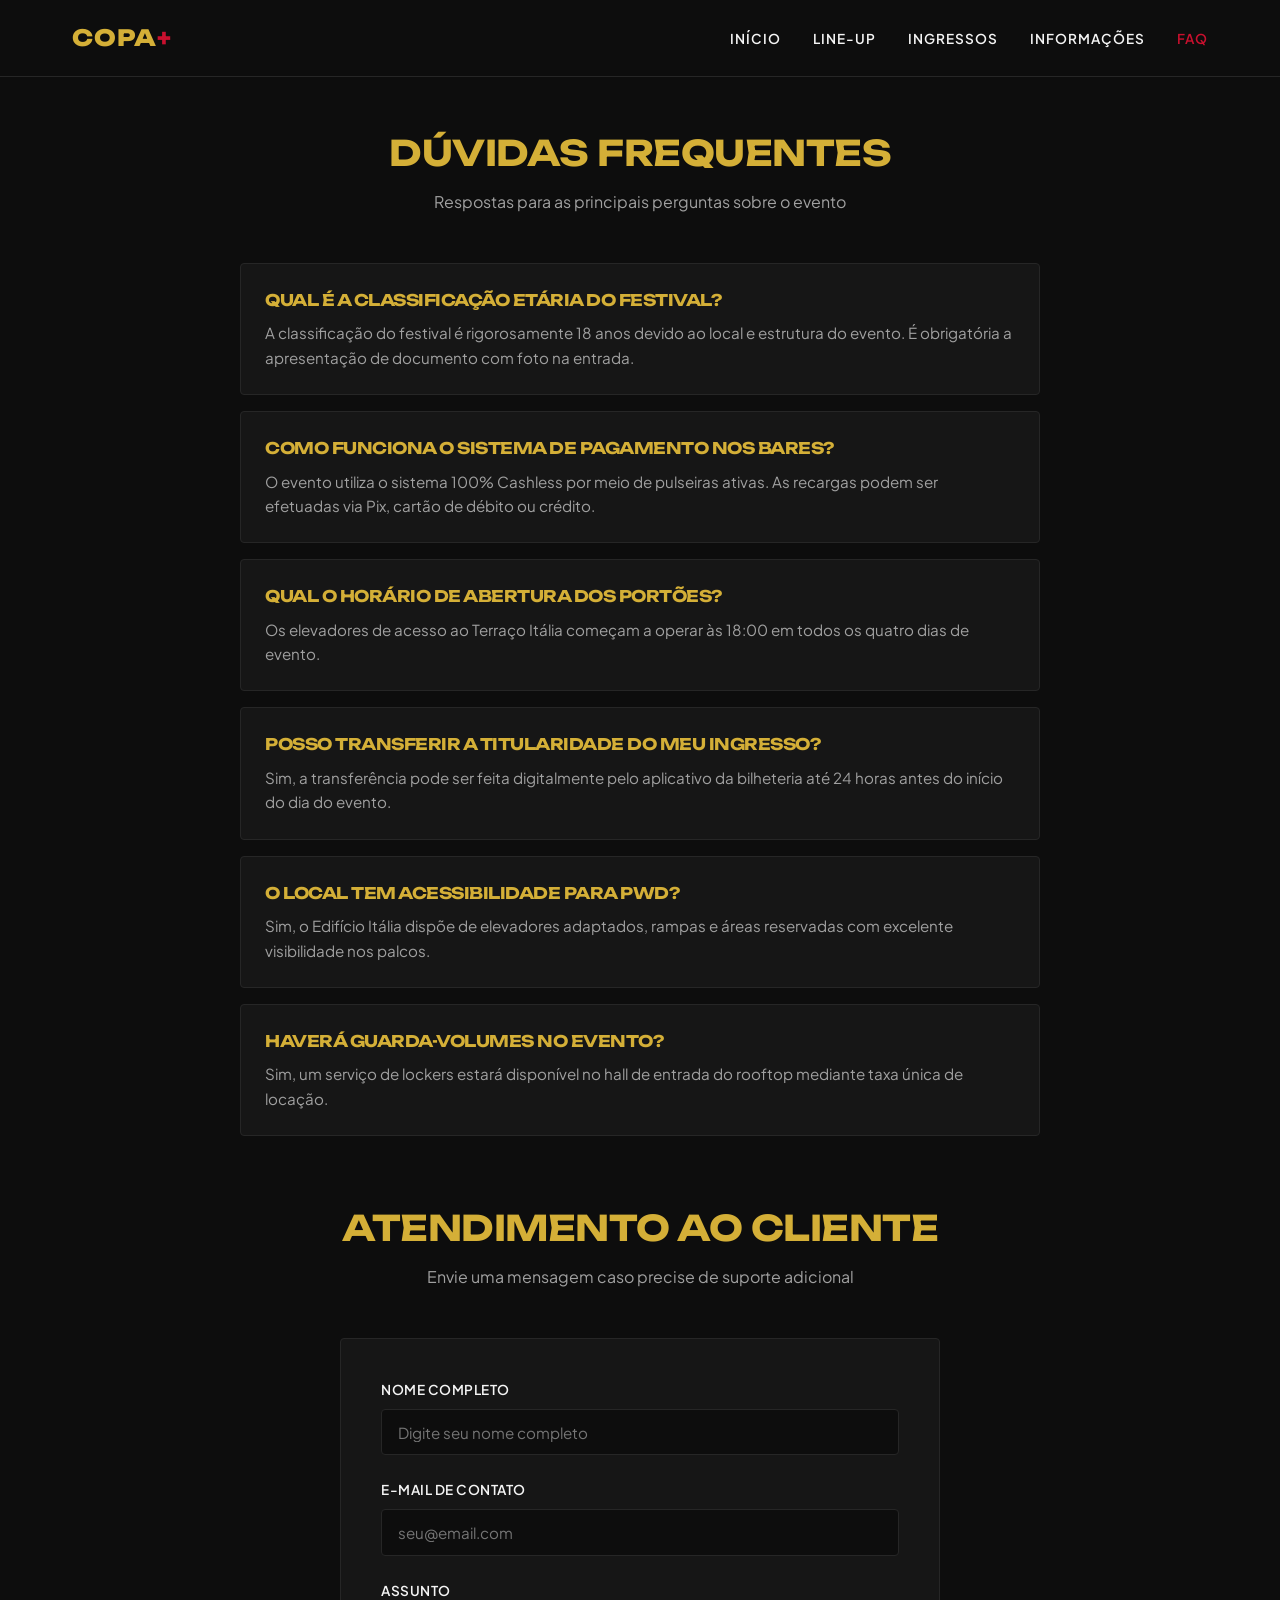
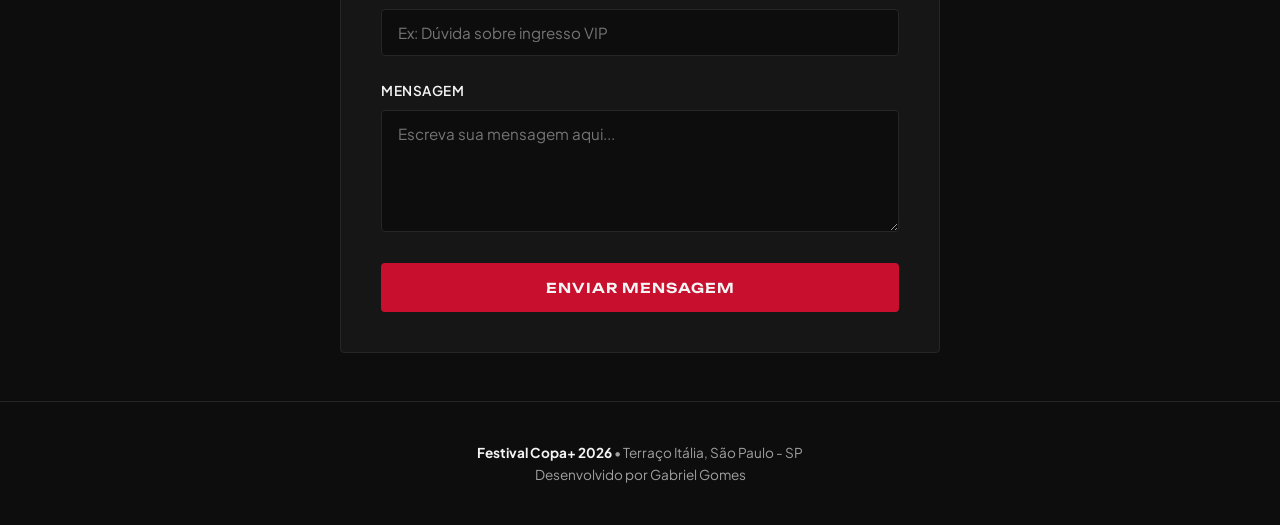
<file: faq.html>
<!DOCTYPE html>
<html lang="pt-BR">
<head>
  <meta charset="UTF-8">
  <meta name="viewport" content="width=device-width, initial-scale=1.0">
  <title>Copa+ 2026 | FAQ & Contato</title>
  
  <link rel="preconnect" href="https://fonts.googleapis.com">
  <link rel="preconnect" href="https://fonts.gstatic.com" crossorigin>
  <link href="https://fonts.googleapis.com/css2?family=Plus+Jakarta+Sans:wght@400;600&family=Unbounded:wght@600;800&display=swap" rel="stylesheet">
  
  <link rel="stylesheet" href="style.css">
</head>
<body>

  <header>
    <div class="header-container">
      <a href="index.html" class="logo">COPA<span>+</span></a>
      <nav>
        <ul>
          <li><a href="index.html">Início</a></li>
          <li><a href="lineup.html">Line-up</a></li>
          <li><a href="ingressos.html">Ingressos</a></li>
          <li><a href="informacoes.html">Informações</a></li>
          <li><a href="faq.html" class="active">FAQ</a></li>
        </ul>
      </nav>
    </div>
  </header>

  <main>
    <h1 class="section-title">Dúvidas Frequentes</h1>
    <p class="section-subtitle">Respostas para as principais perguntas sobre o evento</p>

    <div class="faq-list">
      <article class="faq-item">
        <h4>Qual é a classificação etária do festival?</h4>
        <p>A classificação do festival é rigorosamente 18 anos devido ao local e estrutura do evento. É obrigatória a apresentação de documento com foto na entrada.</p>
      </article>

      <article class="faq-item">
        <h4>Como funciona o sistema de pagamento nos bares?</h4>
        <p>O evento utiliza o sistema 100% Cashless por meio de pulseiras ativas. As recargas podem ser efetuadas via Pix, cartão de débito ou crédito.</p>
      </article>

      <article class="faq-item">
        <h4>Qual o horário de abertura dos portões?</h4>
        <p>Os elevadores de acesso ao Terraço Itália começam a operar às 18:00 em todos os quatro dias de evento.</p>
      </article>

      <article class="faq-item">
        <h4>Posso transferir a titularidade do meu ingresso?</h4>
        <p>Sim, a transferência pode ser feita digitalmente pelo aplicativo da bilheteria até 24 horas antes do início do dia do evento.</p>
      </article>

      <article class="faq-item">
        <h4>O local tem acessibilidade para PWD?</h4>
        <p>Sim, o Edifício Itália dispõe de elevadores adaptados, rampas e áreas reservadas com excelente visibilidade nos palcos.</p>
      </article>

      <article class="faq-item">
        <h4>Haverá guarda-volumes no evento?</h4>
        <p>Sim, um serviço de lockers estará disponível no hall de entrada do rooftop mediante taxa única de locação.</p>
      </article>
    </div>

    <h2 class="section-title" style="margin-top: 4rem;">Atendimento ao Cliente</h2>
    <p class="section-subtitle">Envie uma mensagem caso precise de suporte adicional</p>

    <form class="contact-form" action="#" method="post" onsubmit="event.preventDefault(); alert('Mensagem enviada com sucesso!');">
      <div class="form-group">
        <label for="nome">Nome Completo</label>
        <input type="text" id="nome" name="nome" placeholder="Digite seu nome completo" required>
      </div>

      <div class="form-group">
        <label for="email">E-mail de Contato</label>
        <input type="email" id="email" name="email" placeholder="seu@email.com" required>
      </div>

      <div class="form-group">
        <label for="assunto">Assunto</label>
        <input type="text" id="assunto" name="assunto" placeholder="Ex: Dúvida sobre ingresso VIP" required>
      </div>

      <div class="form-group">
        <label for="mensagem">Mensagem</label>
        <textarea id="mensagem" name="mensagem" rows="5" placeholder="Escreva sua mensagem aqui..." required></textarea>
      </div>

      <button type="submit" class="btn-primary" style="width: 100%;">Enviar Mensagem</button>
    </form>
  </main>

  <footer>
    <p><strong>Festival Copa+ 2026</strong> • Terraço Itália, São Paulo - SP</p>
    <p>Desenvolvido por Gabriel Gomes</p>
  </footer>

</body>
</html>
</file>
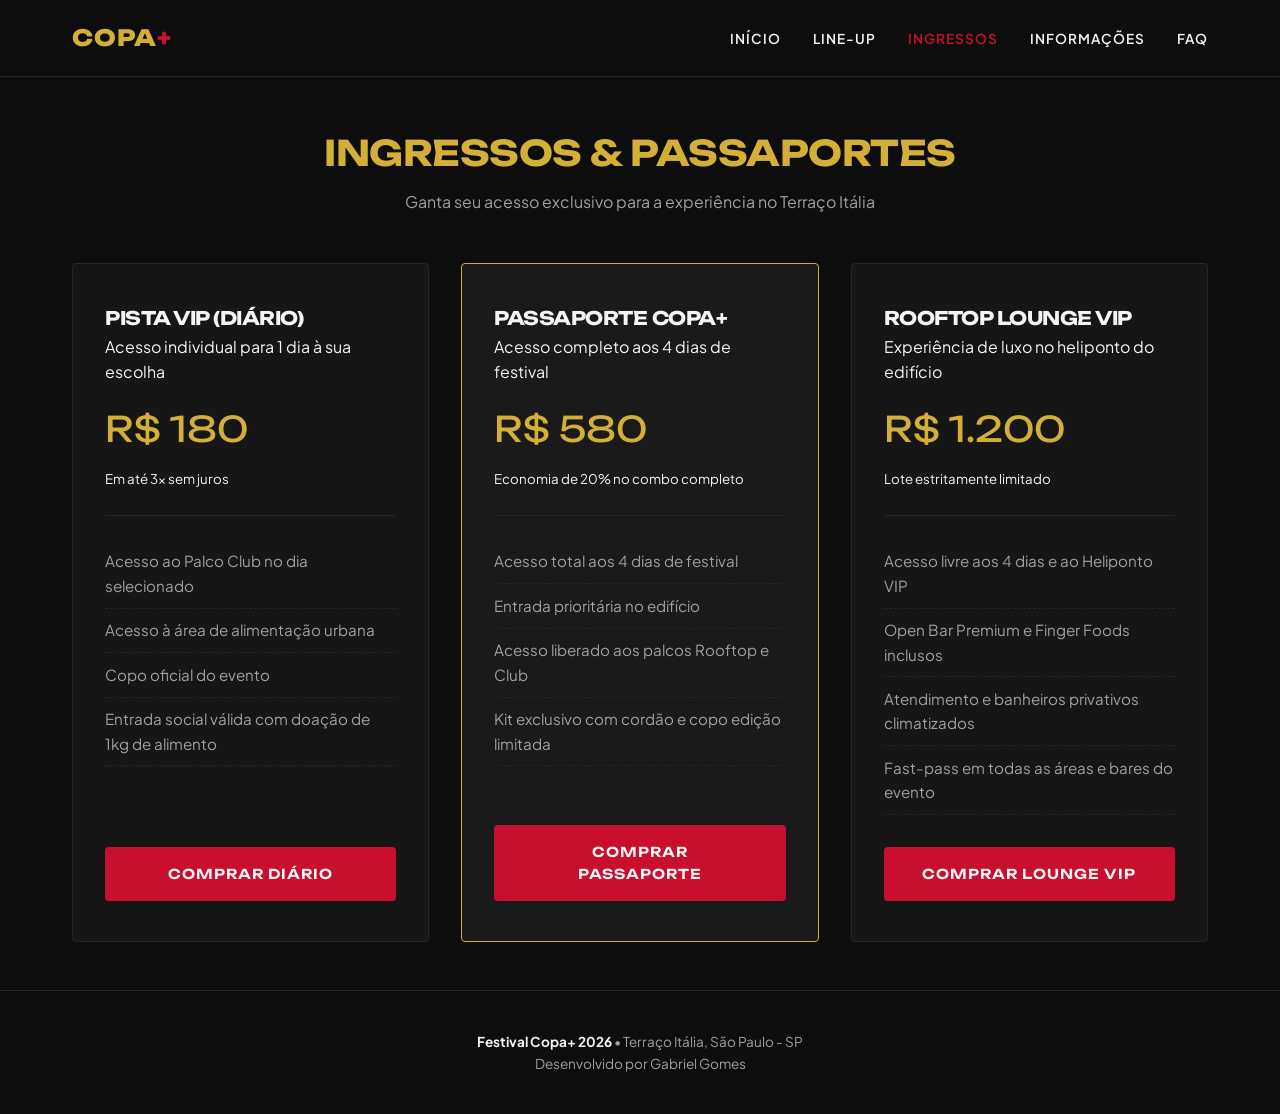
<file: ingressos.html>
<!DOCTYPE html>
<html lang="pt-BR">
<head>
  <meta charset="UTF-8">
  <meta name="viewport" content="width=device-width, initial-scale=1.0">
  <title>Copa+ 2026 | Ingressos & Passaportes</title>
  
  <link rel="preconnect" href="https://fonts.googleapis.com">
  <link rel="preconnect" href="https://fonts.gstatic.com" crossorigin>
  <link href="https://fonts.googleapis.com/css2?family=Plus+Jakarta+Sans:wght@400;600&family=Unbounded:wght@600;800&display=swap" rel="stylesheet">
  
  <link rel="stylesheet" href="style.css">
</head>
<body>

  <header>
    <div class="header-container">
      <a href="index.html" class="logo">COPA<span>+</span></a>
      <nav>
        <ul>
          <li><a href="index.html">Início</a></li>
          <li><a href="lineup.html">Line-up</a></li>
          <li><a href="ingressos.html" class="active">Ingressos</a></li>
          <li><a href="informacoes.html">Informações</a></li>
          <li><a href="faq.html">FAQ</a></li>
        </ul>
      </nav>
    </div>
  </header>

  <main>
    <h1 class="section-title">Ingressos & Passaportes</h1>
    <p class="section-subtitle">Ganta seu acesso exclusivo para a experiência no Terraço Itália</p>

    <div class="tickets-grid">
      <div class="ticket-card">
        <div class="ticket-header">
          <h3>Pista VIP (Diário)</h3>
          <p>Acesso individual para 1 dia à sua escolha</p>
          <div class="ticket-price">R$ 180</div>
          <small>Em até 3x sem juros</small>
        </div>
        <ul class="ticket-features">
          <li>Acesso ao Palco Club no dia selecionado</li>
          <li>Acesso à área de alimentação urbana</li>
          <li>Copo oficial do evento</li>
          <li>Entrada social válida com doação de 1kg de alimento</li>
        </ul>
        <a href="#" class="btn-primary" style="text-align: center;">Comprar Diário</a>
      </div>

      <div class="ticket-card featured">
        <div class="ticket-header">
          <h3>Passaporte Copa+</h3>
          <p>Acesso completo aos 4 dias de festival</p>
          <div class="ticket-price">R$ 580</div>
          <small>Economia de 20% no combo completo</small>
        </div>
        <ul class="ticket-features">
          <li>Acesso total aos 4 dias de festival</li>
          <li>Entrada prioritária no edifício</li>
          <li>Acesso liberado aos palcos Rooftop e Club</li>
          <li>Kit exclusivo com cordão e copo edição limitada</li>
        </ul>
        <a href="#" class="btn-primary" style="text-align: center;">Comprar Passaporte</a>
      </div>

      <div class="ticket-card">
        <div class="ticket-header">
          <h3>Rooftop Lounge VIP</h3>
          <p>Experiência de luxo no heliponto do edifício</p>
          <div class="ticket-price">R$ 1.200</div>
          <small>Lote estritamente limitado</small>
        </div>
        <ul class="ticket-features">
          <li>Acesso livre aos 4 dias e ao Heliponto VIP</li>
          <li>Open Bar Premium e Finger Foods inclusos</li>
          <li>Atendimento e banheiros privativos climatizados</li>
          <li>Fast-pass em todas as áreas e bares do evento</li>
        </ul>
        <a href="#" class="btn-primary" style="text-align: center;">Comprar Lounge VIP</a>
      </div>
    </div>
  </main>

  <footer>
    <p><strong>Festival Copa+ 2026</strong> • Terraço Itália, São Paulo - SP</p>
    <p>Desenvolvido por Gabriel Gomes</p>
  </footer>

</body>
</html>
</file>
<file: style.css>
@import url('https://fonts.googleapis.com/css2?family=Plus+Jakarta+Sans:wght@400;600&family=Unbounded:wght@600;800&display=swap');

:root {
  --bg-main: #0D0D0D;
  --bg-card: #161616;
  --accent-gold: #D4AF37;
  --accent-red: #C8102E;
  --text-light: #F4F4F4;
  --text-muted: #A0A0A0;
  --border-color: #262626;
  --font-title: 'Unbounded', sans-serif;
  --font-body: 'Plus Jakarta Sans', sans-serif;
}

/* RESET & BASE */
* {
  box-sizing: border-box;
  margin: 0;
  padding: 0;
}

body {
  background-color: var(--bg-main);
  color: var(--text-light);
  font-family: var(--font-body);
  line-height: 1.6;
  display: flex;
  flex-direction: column;
  min-height: 100vh;
}

h1, h2, h3, h4, h5, h6 {
  font-family: var(--font-title);
  color: var(--text-light);
  text-transform: uppercase;
  letter-spacing: -0.5px;
}

a {
  color: inherit;
  text-decoration: none;
}

img {
  max-width: 100%;
  display: block;
}

/* HEADER & NAVIGATION */
header {
  background-color: var(--bg-main);
  border-bottom: 1px solid var(--border-color);
  position: sticky;
  top: 0;
  z-index: 1000;
}

.header-container {
  max-width: 1200px;
  margin: 0 auto;
  padding: 1.25rem 2rem;
  display: flex;
  justify-content: space-between;
  align-items: center;
}

.logo {
  font-family: var(--font-title);
  font-weight: 800;
  font-size: 1.4rem;
  color: var(--accent-gold);
  letter-spacing: 1px;
}

.logo span {
  color: var(--accent-red);
}

nav ul {
  display: flex;
  list-style: none;
  gap: 2rem;
}

nav a {
  font-size: 0.85rem;
  font-weight: 600;
  text-transform: uppercase;
  letter-spacing: 1px;
  transition: color 0.2s ease;
}

nav a:hover,
nav a.active {
  color: var(--accent-red);
}

/* MAIN LAYOUT */
main {
  flex: 1;
  max-width: 1200px;
  width: 100%;
  margin: 0 auto;
  padding: 3rem 2rem;
}

.section-title {
  font-size: 2.2rem;
  color: var(--accent-gold);
  margin-bottom: 0.5rem;
  text-align: center;
}

.section-subtitle {
  text-align: center;
  color: var(--text-muted);
  margin-bottom: 3rem;
  font-size: 1rem;
}

/* HERO SECTION (HOME) */
.hero {
  text-align: center;
  padding: 4rem 1rem 5rem;
  border-bottom: 1px solid var(--border-color);
  margin-bottom: 3rem;
}

.hero-tag {
  display: inline-block;
  background-color: rgba(200, 16, 46, 0.1);
  color: var(--accent-red);
  padding: 0.4rem 1rem;
  border-radius: 4px;
  font-size: 0.85rem;
  font-weight: 600;
  text-transform: uppercase;
  letter-spacing: 1px;
  margin-bottom: 1.5rem;
  border: 1px solid var(--accent-red);
}

.hero h1 {
  font-size: 3.5rem;
  line-height: 1.1;
  margin-bottom: 1.5rem;
}

.hero p {
  font-size: 1.1rem;
  color: var(--text-muted);
  max-width: 700px;
  margin: 0 auto 2.5rem;
}

.hero-meta {
  display: flex;
  justify-content: center;
  gap: 2rem;
  margin-bottom: 2.5rem;
  font-weight: 600;
  color: var(--accent-gold);
  font-size: 0.95rem;
}

/* BUTTONS */
.btn-primary {
  display: inline-block;
  background-color: var(--accent-red);
  color: var(--text-light);
  padding: 1rem 2.2rem;
  font-family: var(--font-title);
  font-size: 0.85rem;
  font-weight: 600;
  text-transform: uppercase;
  letter-spacing: 1px;
  border: none;
  border-radius: 4px;
  cursor: pointer;
  transition: background-color 0.2s ease, transform 0.2s ease;
}

.btn-primary:hover {
  background-color: #a00d24;
  transform: translateY(-2px);
}

/* GRID & ARTIST CARDS */
.grid-container {
  display: grid;
  grid-template-columns: repeat(auto-fit, minmax(260px, 1fr));
  gap: 2rem;
}

.card {
  background-color: var(--bg-card);
  border: 1px solid var(--border-color);
  border-radius: 4px;
  overflow: hidden;
  transition: border-color 0.2s ease, transform 0.2s ease;
}

.card:hover {
  border-color: var(--accent-gold);
  transform: translateY(-3px);
}

.card-img {
  width: 100%;
  height: 260px;
  object-fit: cover;
  background-color: #202020;
  display: block;
}

.card-body {
  padding: 1.5rem;
}

.card-badge {
  font-size: 0.75rem;
  font-weight: 600;
  color: var(--accent-red);
  text-transform: uppercase;
  letter-spacing: 1px;
  margin-bottom: 0.5rem;
  display: block;
}

.card-title {
  font-size: 1.25rem;
  margin-bottom: 0.5rem;
}

.card-info {
  font-size: 0.9rem;
  color: var(--text-muted);
}

/* TICKETS PAGE */
.tickets-grid {
  display: grid;
  grid-template-columns: repeat(auto-fit, minmax(300px, 1fr));
  gap: 2rem;
}

.ticket-card {
  background-color: var(--bg-card);
  border: 1px solid var(--border-color);
  border-radius: 4px;
  padding: 2.5rem 2rem;
  display: flex;
  flex-direction: column;
}

.ticket-card.featured {
  border-color: var(--accent-gold);
  background-color: #1a1a1a;
}

.ticket-header {
  margin-bottom: 1.5rem;
  border-bottom: 1px solid var(--border-color);
  padding-bottom: 1.5rem;
}

.ticket-price {
  font-family: var(--font-title);
  font-size: 2.2rem;
  color: var(--accent-gold);
  margin: 1rem 0 0.5rem;
}

.ticket-features {
  list-style: none;
  margin-bottom: 2rem;
  flex: 1;
}

.ticket-features li {
  padding: 0.6rem 0;
  color: var(--text-muted);
  border-bottom: 1px dashed var(--border-color);
  font-size: 0.95rem;
}

.ticket-features li strong {
  color: var(--text-light);
}

/* INFORMATION PAGE */
.info-block {
  margin-bottom: 3.5rem;
}

.info-block h3 {
  color: var(--accent-gold);
  font-size: 1.3rem;
  margin-bottom: 1rem;
  border-left: 3px solid var(--accent-red);
  padding-left: 0.8rem;
}

.rules-grid {
  display: grid;
  grid-template-columns: repeat(auto-fit, minmax(300px, 1fr));
  gap: 2rem;
}

.rules-box {
  background-color: var(--bg-card);
  border: 1px solid var(--border-color);
  padding: 2rem;
  border-radius: 4px;
}

.rules-box h4 {
  margin-bottom: 1rem;
  font-size: 1.1rem;
}

.rules-box.allowed h4 {
  color: #4ADE80;
}

.rules-box.forbidden h4 {
  color: var(--accent-red);
}

.rules-box ul {
  list-style: square;
  padding-left: 1.2rem;
  color: var(--text-muted);
}

.rules-box li {
  margin-bottom: 0.6rem;
}

.map-container {
  width: 100%;
  height: 350px;
  background-color: var(--bg-card);
  border: 1px solid var(--border-color);
  border-radius: 4px;
  overflow: hidden;
  margin-top: 1rem;
}

.map-container img {
  width: 100%;
  height: 100%;
  object-fit: cover;
}

/* FAQ & CONTACT FORM PAGE */
.faq-list {
  max-width: 800px;
  margin: 0 auto 4rem;
}

.faq-item {
  background-color: var(--bg-card);
  border: 1px solid var(--border-color);
  margin-bottom: 1rem;
  padding: 1.5rem;
  border-radius: 4px;
}

.faq-item h4 {
  color: var(--accent-gold);
  font-size: 1rem;
  margin-bottom: 0.5rem;
}

.faq-item p {
  color: var(--text-muted);
  font-size: 0.95rem;
}

.contact-form {
  max-width: 600px;
  margin: 0 auto;
  background-color: var(--bg-card);
  border: 1px solid var(--border-color);
  padding: 2.5rem;
  border-radius: 4px;
}

.form-group {
  margin-bottom: 1.5rem;
}

.form-group label {
  display: block;
  font-size: 0.85rem;
  font-weight: 600;
  text-transform: uppercase;
  letter-spacing: 0.5px;
  margin-bottom: 0.5rem;
  color: var(--text-light);
}

.form-group input,
.form-group textarea {
  width: 100%;
  padding: 0.8rem 1rem;
  background-color: var(--bg-main);
  border: 1px solid var(--border-color);
  border-radius: 4px;
  color: var(--text-light);
  font-family: var(--font-body);
  font-size: 0.95rem;
}

.form-group input:focus,
.form-group textarea:focus {
  outline: none;
  border-color: var(--accent-red);
}

/* FOOTER */
footer {
  background-color: var(--bg-main);
  border-top: 1px solid var(--border-color);
  padding: 2.5rem 2rem;
  text-align: center;
  font-size: 0.85rem;
  color: var(--text-muted);
}

footer strong {
  color: var(--text-light);
}

/* RESPONSIVENESS (MOBILE) */
@media (max-width: 768px) {
  .header-container {
    flex-direction: column;
    gap: 1.2rem;
  }

  nav ul {
    gap: 1rem;
    flex-wrap: wrap;
    justify-content: center;
  }

  .hero h1 {
    font-size: 2.3rem;
  }

  .hero-meta {
    flex-direction: column;
    gap: 0.5rem;
  }

  main {
    padding: 2rem 1rem;
  }

  .contact-form {
    padding: 1.5rem;
  }
}
</file>
